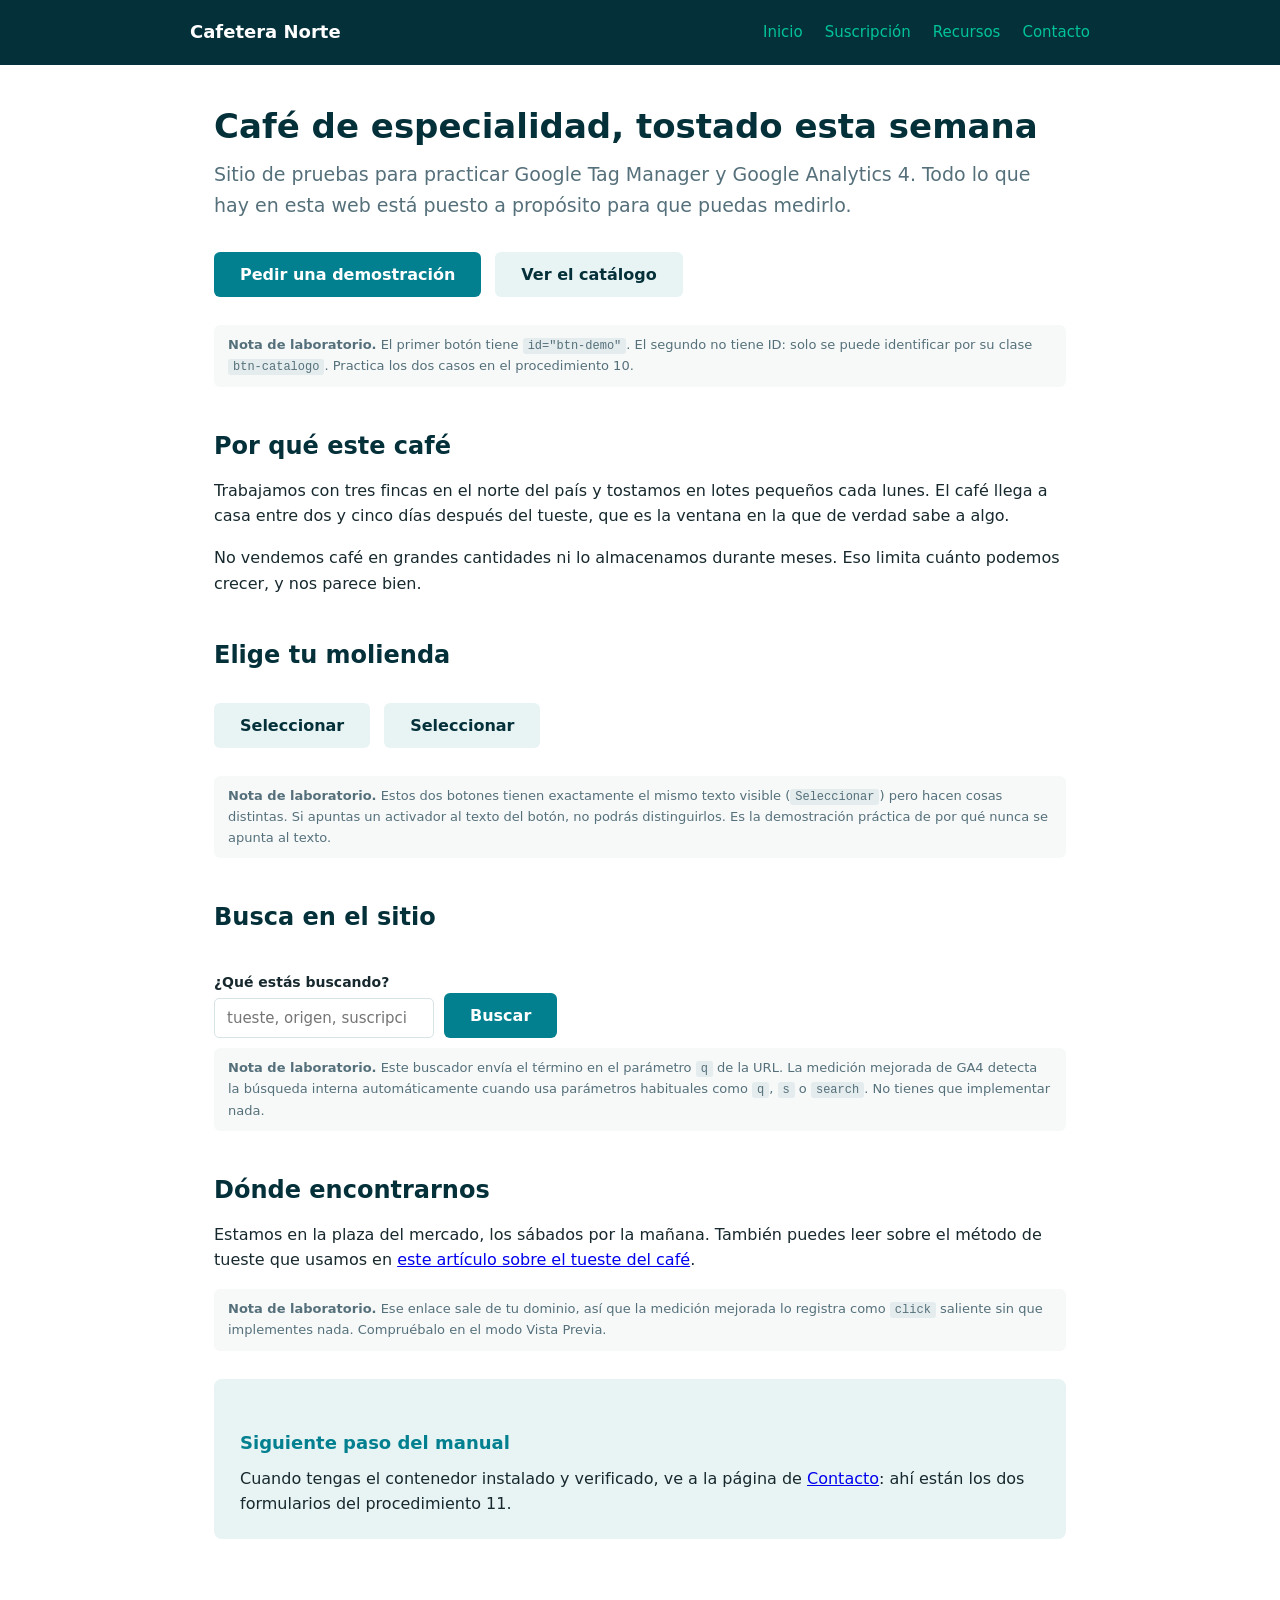
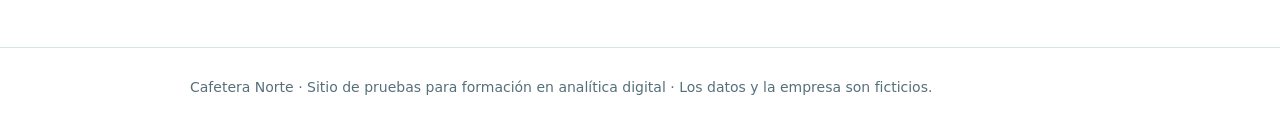
<file: index.html>
<!DOCTYPE html>
<html lang="es">
<head>
<meta charset="utf-8">
<meta name="viewport" content="width=device-width, initial-scale=1">
<title>Cafetera Norte · Inicio</title>
<link rel="stylesheet" href="styles.css">

<!-- Google Tag Manager -->
<script>(function(w,d,s,l,i){w[l]=w[l]||[];w[l].push({'gtm.start':
new Date().getTime(),event:'gtm.js'});var f=d.getElementsByTagName(s)[0],
j=d.createElement(s),dl=l!='dataLayer'?'&l='+l:'';j.async=true;j.src=
'https://www.googletagmanager.com/gtm.js?id='+i+dl;f.parentNode.insertBefore(j,f);
})(window,document,'script','dataLayer','GTM-TGZFRWVF');</script>
<!-- End Google Tag Manager -->

</head>
<body>

<!-- Google Tag Manager (noscript) -->
<noscript><iframe src="https://www.googletagmanager.com/ns.html?id=GTM-TGZFRWVF"
height="0" width="0" style="display:none;visibility:hidden"></iframe></noscript>
<!-- End Google Tag Manager (noscript) -->

<header>
  <nav>
    <a class="logo" href="index.html">Cafetera Norte</a>
    <a href="index.html">Inicio</a>
    <a href="servicio.html">Suscripción</a>
    <a href="recursos.html">Recursos</a>
    <a href="contacto.html">Contacto</a>
  </nav>
</header>

<main>
  <h1>Café de especialidad, tostado esta semana</h1>
  <p class="lead">Sitio de pruebas para practicar Google Tag Manager y Google Analytics 4. Todo lo que hay en esta web está puesto a propósito para que puedas medirlo.</p>

  <div class="acciones">
    <!-- BOTÓN 1: tiene ID propio. Es el que debes usar para apuntar por ID. -->
    <button id="btn-demo" class="btn btn-primario">Pedir una demostración</button>

    <!-- BOTÓN 2: NO tiene ID. Solo se puede apuntar por clase. -->
    <button class="btn btn-secundario btn-catalogo">Ver el catálogo</button>
  </div>

  <p class="nota-lab">
    <strong>Nota de laboratorio.</strong> El primer botón tiene <code>id="btn-demo"</code>.
    El segundo no tiene ID: solo se puede identificar por su clase <code>btn-catalogo</code>.
    Practica los dos casos en el procedimiento 10.
  </p>

  <h2>Por qué este café</h2>
  <p>Trabajamos con tres fincas en el norte del país y tostamos en lotes pequeños cada lunes. El café llega a casa entre dos y cinco días después del tueste, que es la ventana en la que de verdad sabe a algo.</p>
  <p>No vendemos café en grandes cantidades ni lo almacenamos durante meses. Eso limita cuánto podemos crecer, y nos parece bien.</p>

  <h2>Elige tu molienda</h2>
  <div class="acciones">
    <!-- BOTONES 3 y 4: MISMO TEXTO, distinto propósito. -->
    <button class="btn btn-secundario" data-molienda="espresso">Seleccionar</button>
    <button class="btn btn-secundario" data-molienda="filtro">Seleccionar</button>
  </div>

  <p class="nota-lab">
    <strong>Nota de laboratorio.</strong> Estos dos botones tienen exactamente el mismo texto visible
    (<code>Seleccionar</code>) pero hacen cosas distintas. Si apuntas un activador al texto del botón,
    no podrás distinguirlos. Es la demostración práctica de por qué nunca se apunta al texto.
  </p>

  <h2>Busca en el sitio</h2>
  <form action="recursos.html" method="get" class="buscador">
    <div>
      <label for="q">¿Qué estás buscando?</label>
      <input type="search" id="q" name="q" placeholder="tueste, origen, suscripción...">
    </div>
    <button type="submit" class="btn btn-primario">Buscar</button>
  </form>

  <p class="nota-lab">
    <strong>Nota de laboratorio.</strong> Este buscador envía el término en el parámetro <code>q</code>
    de la URL. La medición mejorada de GA4 detecta la búsqueda interna automáticamente cuando usa
    parámetros habituales como <code>q</code>, <code>s</code> o <code>search</code>. No tienes que implementar nada.
  </p>

  <h2>Dónde encontrarnos</h2>
  <p>Estamos en la plaza del mercado, los sábados por la mañana. También puedes leer sobre el método de tueste que usamos en
    <!-- ENLACE EXTERNO: sale del dominio. La medición mejorada lo captura como clic saliente. -->
    <a href="https://es.wikipedia.org/wiki/Tueste_del_caf%C3%A9" target="_blank" rel="noopener" id="enlace-externo-wikipedia">este artículo sobre el tueste del café</a>.
  </p>

  <p class="nota-lab">
    <strong>Nota de laboratorio.</strong> Ese enlace sale de tu dominio, así que la medición mejorada
    lo registra como <code>click</code> saliente sin que implementes nada. Compruébalo en el modo Vista Previa.
  </p>

  <div class="caja">
    <h3>Siguiente paso del manual</h3>
    <p style="margin:0">Cuando tengas el contenedor instalado y verificado, ve a la página de <a href="contacto.html">Contacto</a>: ahí están los dos formularios del procedimiento 11.</p>
  </div>
</main>

<footer>
  <div>Cafetera Norte · Sitio de pruebas para formación en analítica digital · Los datos y la empresa son ficticios.</div>
</footer>

</body>
</html>
</file>
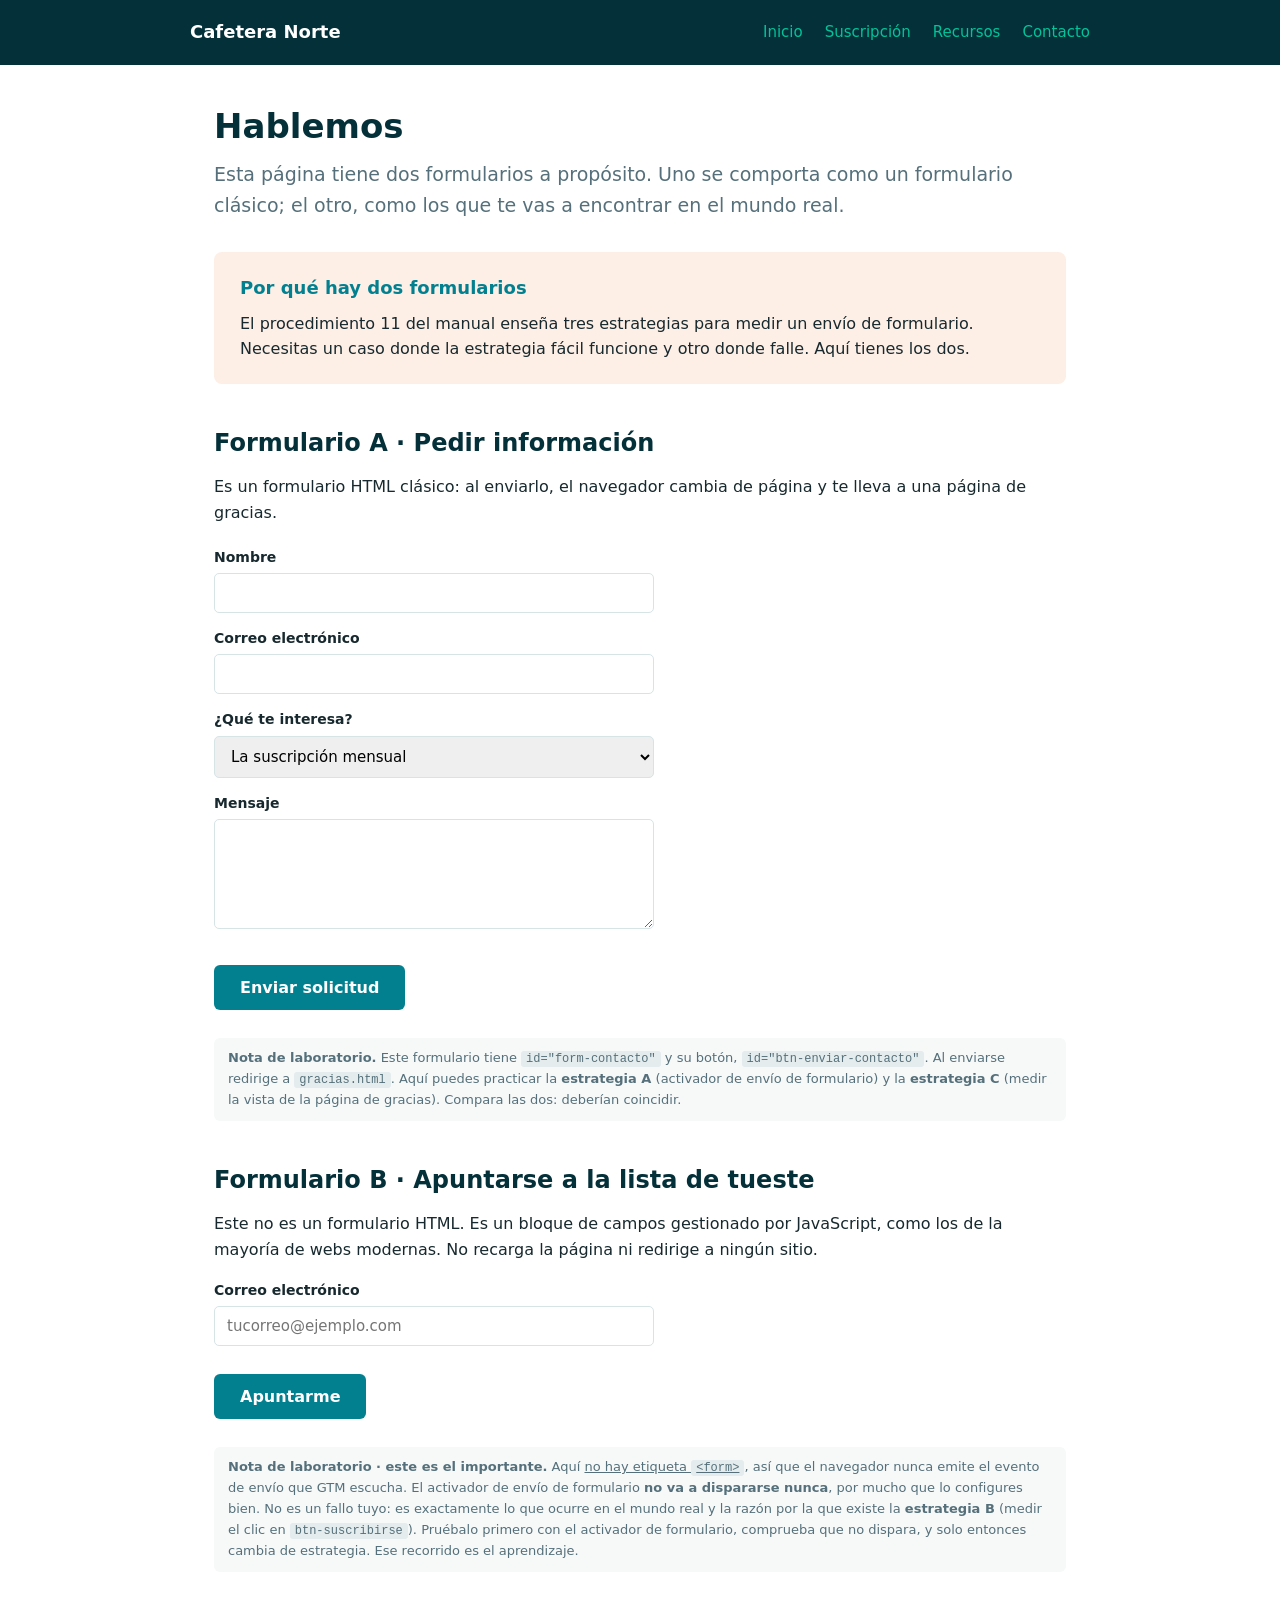
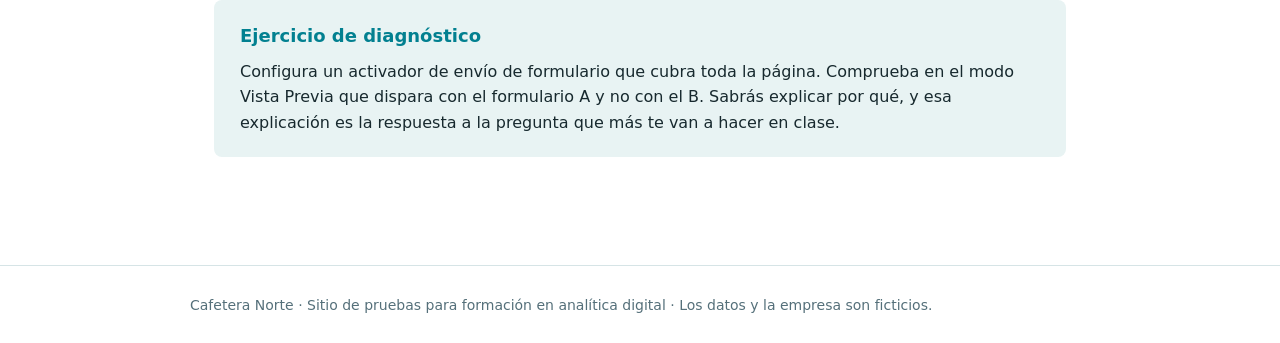
<file: contacto.html>
<!DOCTYPE html>
<html lang="es">
<head>
<meta charset="utf-8">
<meta name="viewport" content="width=device-width, initial-scale=1">
<title>Cafetera Norte · Contacto</title>
<link rel="stylesheet" href="styles.css">

<!-- Google Tag Manager -->
<script>(function(w,d,s,l,i){w[l]=w[l]||[];w[l].push({'gtm.start':
new Date().getTime(),event:'gtm.js'});var f=d.getElementsByTagName(s)[0],
j=d.createElement(s),dl=l!='dataLayer'?'&l='+l:'';j.async=true;j.src=
'https://www.googletagmanager.com/gtm.js?id='+i+dl;f.parentNode.insertBefore(j,f);
})(window,document,'script','dataLayer','GTM-TGZFRWVF');</script>
<!-- End Google Tag Manager -->

</head>
<body>

<!-- Google Tag Manager (noscript) -->
<noscript><iframe src="https://www.googletagmanager.com/ns.html?id=GTM-TGZFRWVF"
height="0" width="0" style="display:none;visibility:hidden"></iframe></noscript>
<!-- End Google Tag Manager (noscript) -->

<header>
  <nav>
    <a class="logo" href="index.html">Cafetera Norte</a>
    <a href="index.html">Inicio</a>
    <a href="servicio.html">Suscripción</a>
    <a href="recursos.html">Recursos</a>
    <a href="contacto.html">Contacto</a>
  </nav>
</header>

<main>
  <h1>Hablemos</h1>
  <p class="lead">Esta página tiene dos formularios a propósito. Uno se comporta como un formulario clásico; el otro, como los que te vas a encontrar en el mundo real.</p>

  <div class="caja-aviso">
    <h3 style="margin-top:0">Por qué hay dos formularios</h3>
    <p style="margin-bottom:0">El procedimiento 11 del manual enseña tres estrategias para medir un envío de formulario. Necesitas un caso donde la estrategia fácil funcione y otro donde falle. Aquí tienes los dos.</p>
  </div>

  <h2>Formulario A · Pedir información</h2>
  <p>Es un formulario HTML clásico: al enviarlo, el navegador cambia de página y te lleva a una página de gracias.</p>

  <!-- Los campos no llevan atributo name a propósito: con method="get" sus valores irían en la URL
       de gracias.html y GA4 recibiría nombre y correo en page_location (datos personales). -->
  <form id="form-contacto" action="gracias.html" method="get">
    <label for="nombre">Nombre</label>
    <input type="text" id="nombre" required>

    <label for="email">Correo electrónico</label>
    <input type="email" id="email" required>

    <label for="interes">¿Qué te interesa?</label>
    <select id="interes">
      <option value="suscripcion">La suscripción mensual</option>
      <option value="puntual">Una compra puntual</option>
      <option value="mayorista">Venta a hostelería</option>
    </select>

    <label for="mensaje">Mensaje</label>
    <textarea id="mensaje"></textarea>

    <div class="acciones">
      <button type="submit" id="btn-enviar-contacto" class="btn btn-primario">Enviar solicitud</button>
    </div>
  </form>

  <p class="nota-lab">
    <strong>Nota de laboratorio.</strong> Este formulario tiene <code>id="form-contacto"</code> y su botón,
    <code>id="btn-enviar-contacto"</code>. Al enviarse redirige a <code>gracias.html</code>.
    Aquí puedes practicar la <strong>estrategia A</strong> (activador de envío de formulario) y la
    <strong>estrategia C</strong> (medir la vista de la página de gracias). Compara las dos: deberían coincidir.
  </p>

  <h2>Formulario B · Apuntarse a la lista de tueste</h2>
  <p>Este no es un formulario HTML. Es un bloque de campos gestionado por JavaScript, como los de la mayoría de webs modernas. No recarga la página ni redirige a ningún sitio.</p>

  <div id="bloque-newsletter">
    <label for="email-newsletter">Correo electrónico</label>
    <input type="email" id="email-newsletter" name="email_newsletter" placeholder="tucorreo@ejemplo.com">

    <div class="acciones">
      <button type="button" id="btn-suscribirse" class="btn btn-primario">Apuntarme</button>
    </div>
  </div>

  <div id="mensaje-newsletter" style="display:none" class="exito">
    Listo. Te avisaremos cada lunes con el tueste de la semana.
  </div>

  <p class="nota-lab">
    <strong>Nota de laboratorio · este es el importante.</strong> Aquí <u>no hay etiqueta <code>&lt;form&gt;</code></u>,
    así que el navegador nunca emite el evento de envío que GTM escucha. El activador de envío de formulario
    <strong>no va a dispararse nunca</strong>, por mucho que lo configures bien.
    No es un fallo tuyo: es exactamente lo que ocurre en el mundo real y la razón por la que existe la
    <strong>estrategia B</strong> (medir el clic en <code>btn-suscribirse</code>).
    Pruébalo primero con el activador de formulario, comprueba que no dispara, y solo entonces cambia de estrategia.
    Ese recorrido es el aprendizaje.
  </p>

  <div class="caja">
    <h3 style="margin-top:0">Ejercicio de diagnóstico</h3>
    <p style="margin-bottom:0">Configura un activador de envío de formulario que cubra toda la página. Comprueba en el modo Vista Previa que dispara con el formulario A y no con el B. Sabrás explicar por qué, y esa explicación es la respuesta a la pregunta que más te van a hacer en clase.</p>
  </div>
</main>

<footer>
  <div>Cafetera Norte · Sitio de pruebas para formación en analítica digital · Los datos y la empresa son ficticios.</div>
</footer>

<script>
  // Formulario B: gestionado por JavaScript, sin etiqueta <form> y sin redirección.
  // Reproduce a propósito el caso en que el activador de envío de formulario de GTM no funciona.
  document.getElementById('btn-suscribirse').addEventListener('click', function () {
    var campo = document.getElementById('email-newsletter');
    if (!campo.value || campo.value.indexOf('@') === -1) {
      alert('Escribe un correo válido para continuar.');
      return;
    }
    document.getElementById('bloque-newsletter').style.display = 'none';
    document.getElementById('mensaje-newsletter').style.display = 'block';
  });
</script>

</body>
</html>
</file>
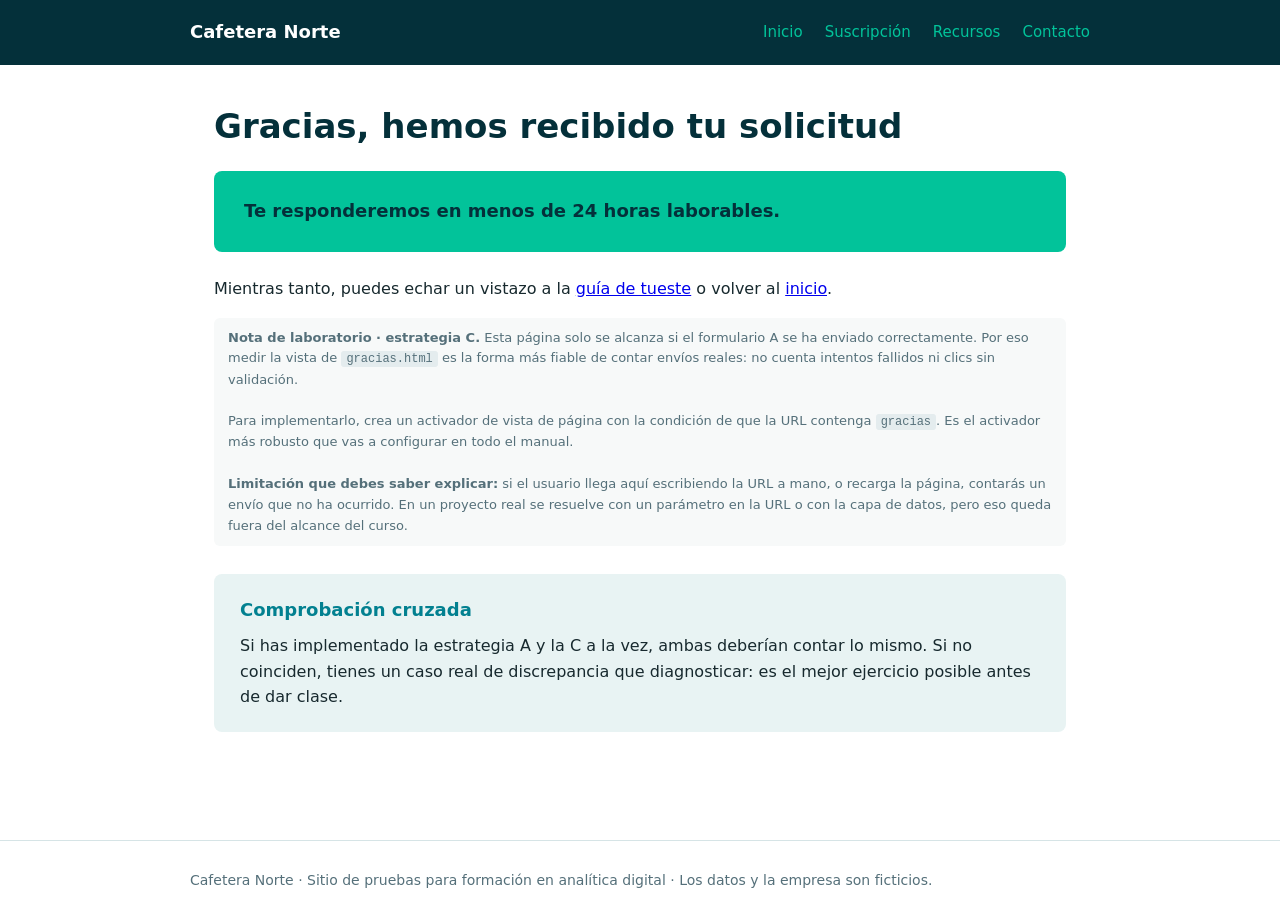
<file: gracias.html>
<!DOCTYPE html>
<html lang="es">
<head>
<meta charset="utf-8">
<meta name="viewport" content="width=device-width, initial-scale=1">
<title>Cafetera Norte · Gracias</title>
<link rel="stylesheet" href="styles.css">

<!-- Google Tag Manager -->
<script>(function(w,d,s,l,i){w[l]=w[l]||[];w[l].push({'gtm.start':
new Date().getTime(),event:'gtm.js'});var f=d.getElementsByTagName(s)[0],
j=d.createElement(s),dl=l!='dataLayer'?'&l='+l:'';j.async=true;j.src=
'https://www.googletagmanager.com/gtm.js?id='+i+dl;f.parentNode.insertBefore(j,f);
})(window,document,'script','dataLayer','GTM-TGZFRWVF');</script>
<!-- End Google Tag Manager -->

</head>
<body>

<!-- Google Tag Manager (noscript) -->
<noscript><iframe src="https://www.googletagmanager.com/ns.html?id=GTM-TGZFRWVF"
height="0" width="0" style="display:none;visibility:hidden"></iframe></noscript>
<!-- End Google Tag Manager (noscript) -->

<header>
  <nav>
    <a class="logo" href="index.html">Cafetera Norte</a>
    <a href="index.html">Inicio</a>
    <a href="servicio.html">Suscripción</a>
    <a href="recursos.html">Recursos</a>
    <a href="contacto.html">Contacto</a>
  </nav>
</header>

<main>
  <h1>Gracias, hemos recibido tu solicitud</h1>

  <div class="exito">Te responderemos en menos de 24 horas laborables.</div>

  <p>Mientras tanto, puedes echar un vistazo a la <a href="recursos.html">guía de tueste</a> o volver al <a href="index.html">inicio</a>.</p>

  <p class="nota-lab">
    <strong>Nota de laboratorio · estrategia C.</strong> Esta página solo se alcanza si el formulario A
    se ha enviado correctamente. Por eso medir la vista de <code>gracias.html</code> es la forma más fiable
    de contar envíos reales: no cuenta intentos fallidos ni clics sin validación.
    <br><br>
    Para implementarlo, crea un activador de vista de página con la condición de que la URL contenga
    <code>gracias</code>. Es el activador más robusto que vas a configurar en todo el manual.
    <br><br>
    <strong>Limitación que debes saber explicar:</strong> si el usuario llega aquí escribiendo la URL a mano,
    o recarga la página, contarás un envío que no ha ocurrido. En un proyecto real se resuelve con un
    parámetro en la URL o con la capa de datos, pero eso queda fuera del alcance del curso.
  </p>

  <div class="caja">
    <h3 style="margin-top:0">Comprobación cruzada</h3>
    <p style="margin-bottom:0">Si has implementado la estrategia A y la C a la vez, ambas deberían contar lo mismo. Si no coinciden, tienes un caso real de discrepancia que diagnosticar: es el mejor ejercicio posible antes de dar clase.</p>
  </div>
</main>

<footer>
  <div>Cafetera Norte · Sitio de pruebas para formación en analítica digital · Los datos y la empresa son ficticios.</div>
</footer>

</body>
</html>
</file>
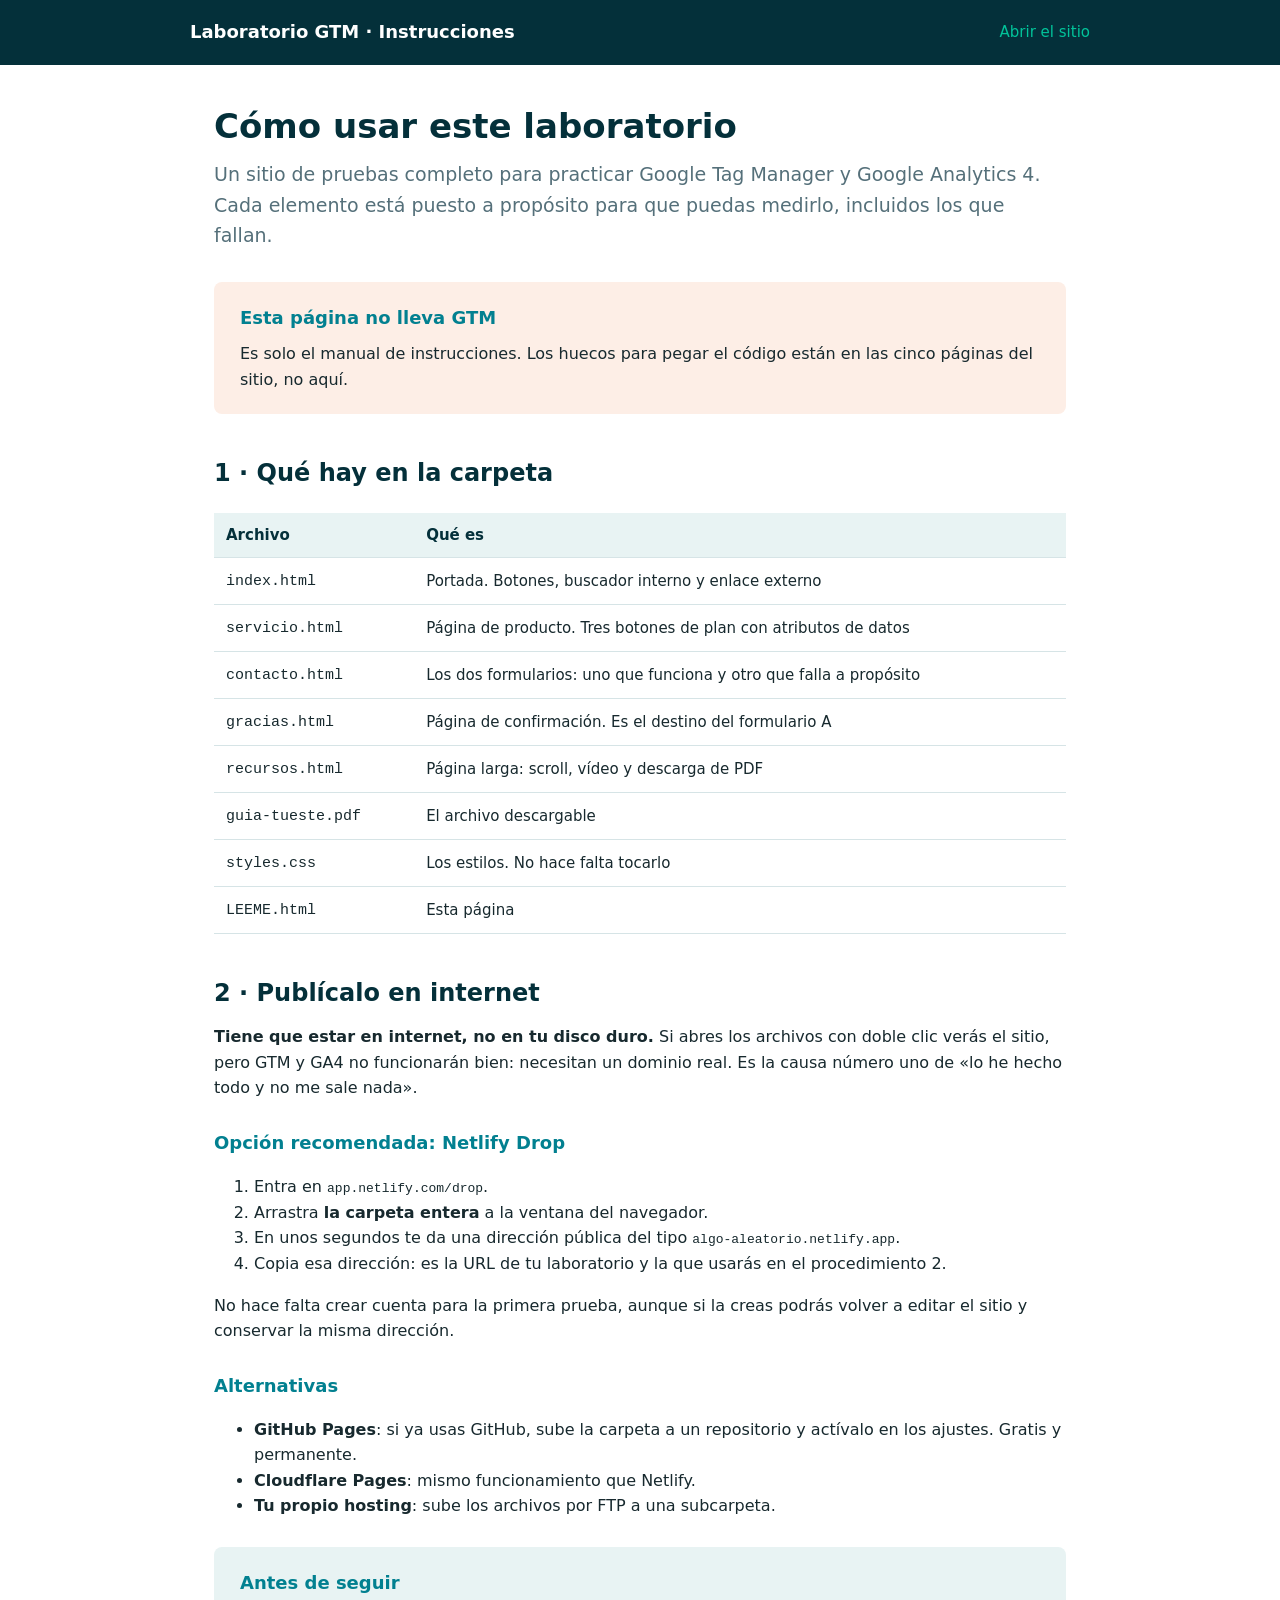
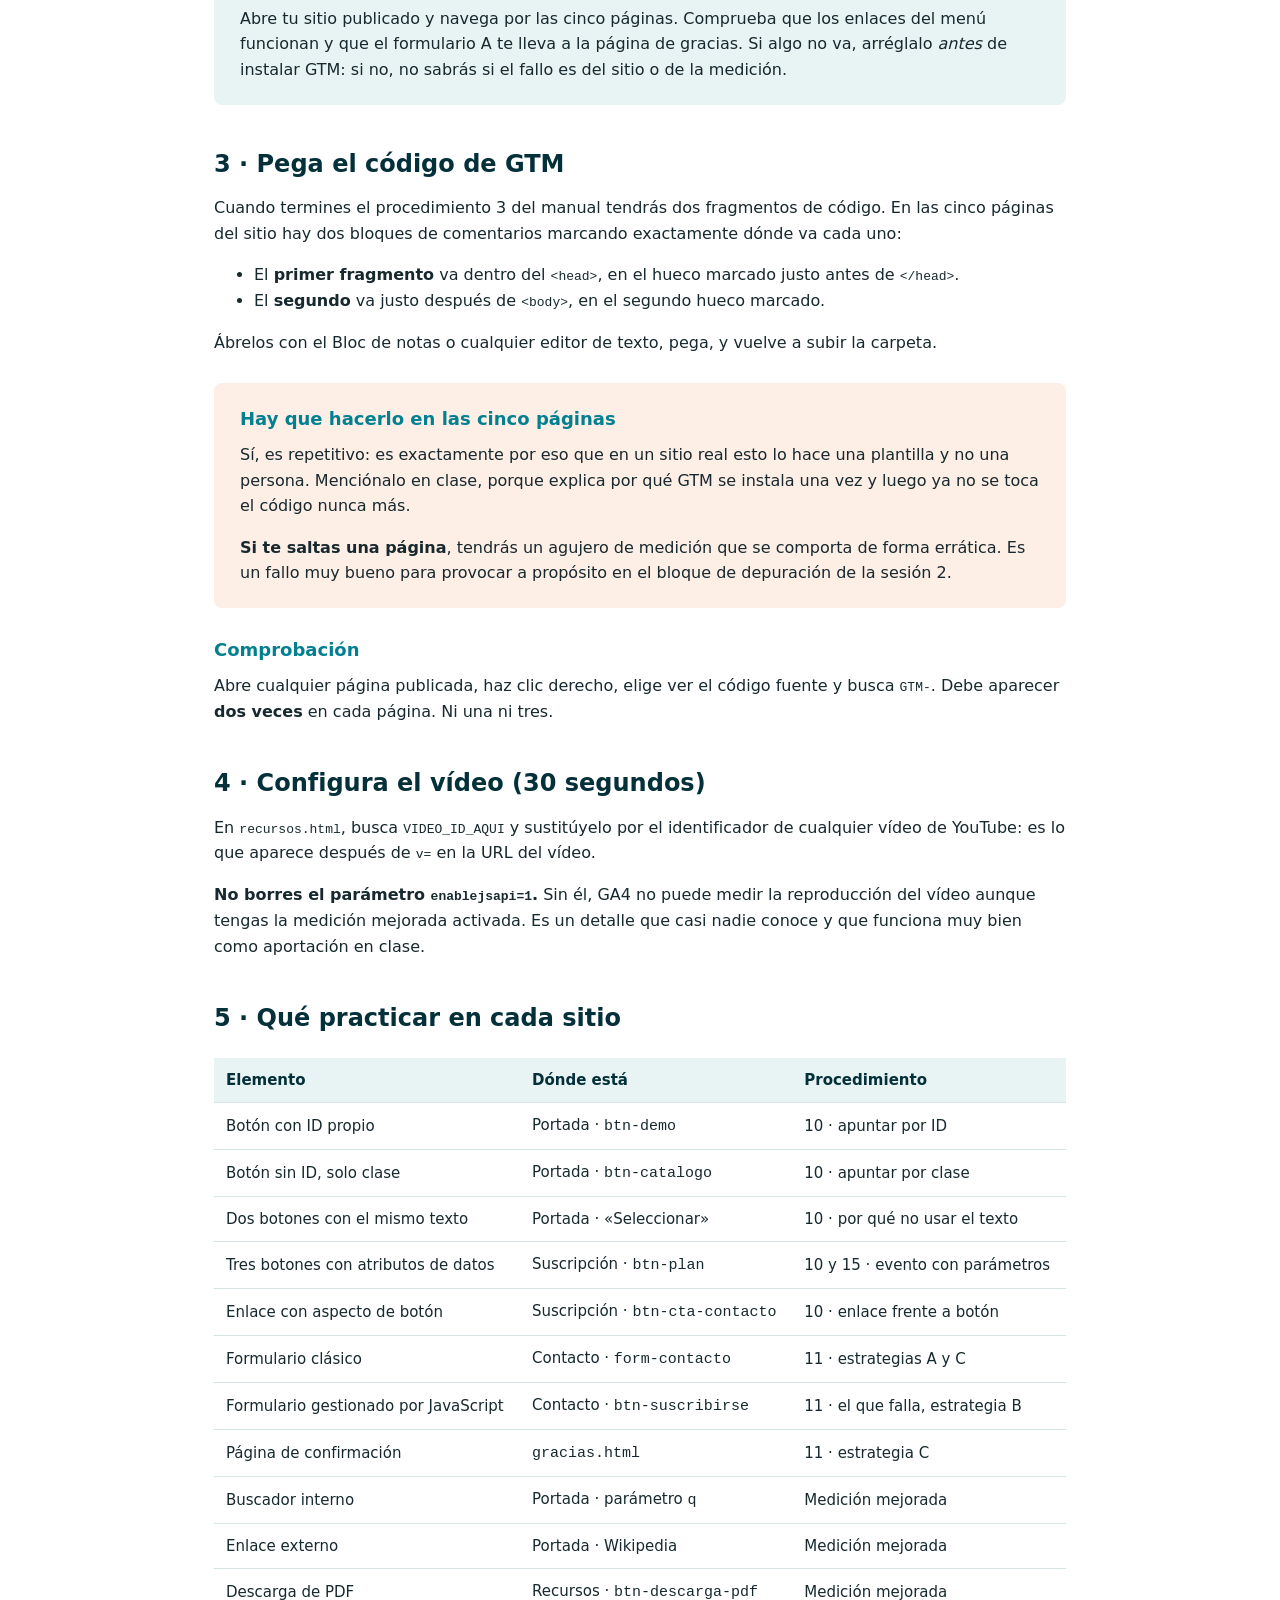
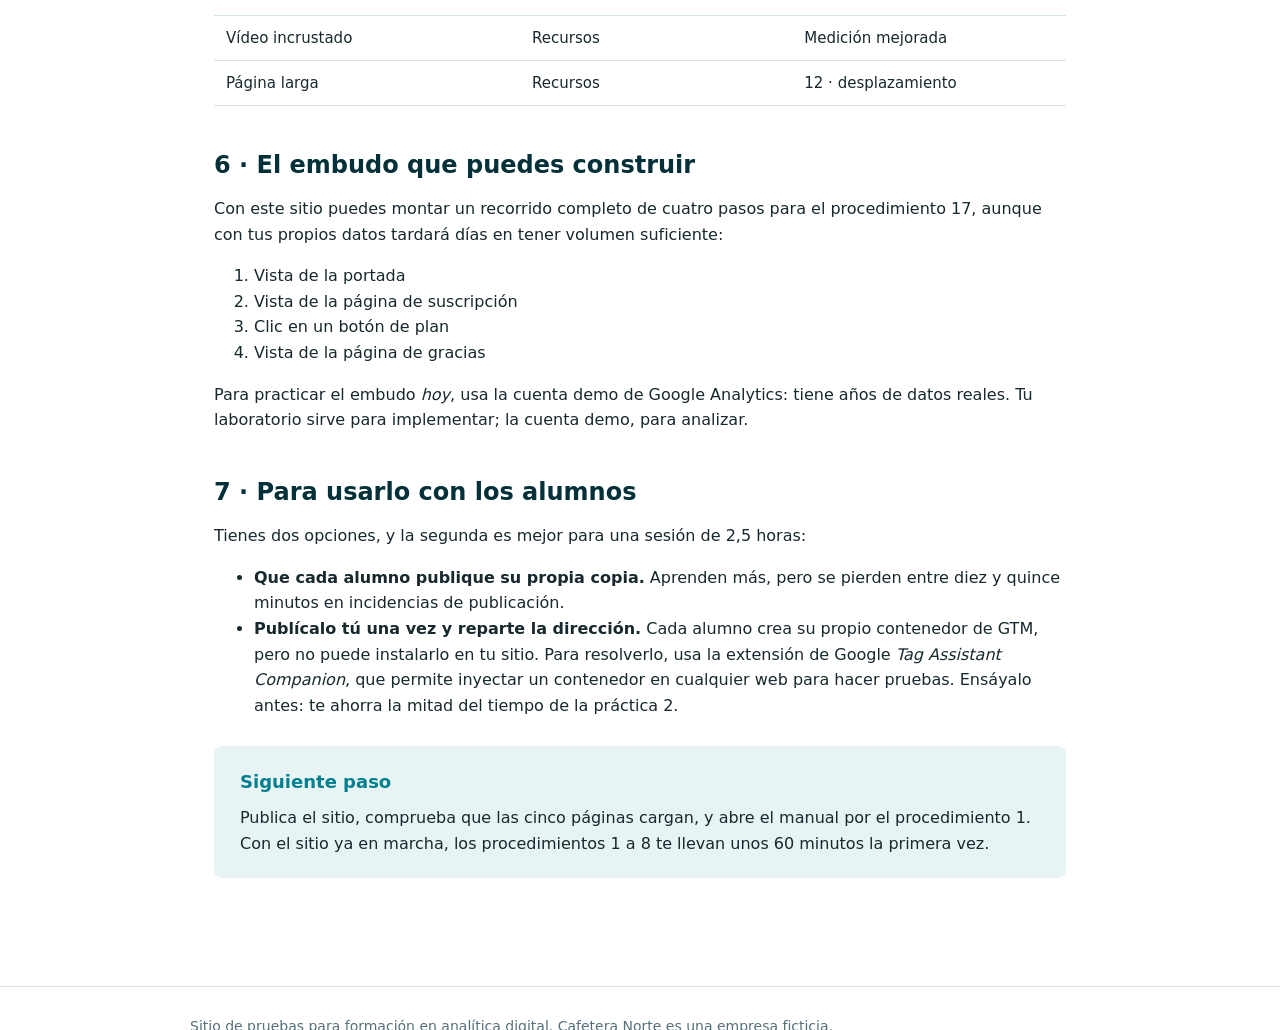
<file: LEEME.html>
<!DOCTYPE html>
<html lang="es">
<head>
<meta charset="utf-8">
<meta name="viewport" content="width=device-width, initial-scale=1">
<title>Cómo usar este laboratorio</title>
<link rel="stylesheet" href="styles.css">
</head>
<body>

<header>
  <nav>
    <a class="logo" href="LEEME.html">Laboratorio GTM · Instrucciones</a>
    <a href="index.html">Abrir el sitio</a>
  </nav>
</header>

<main>
  <h1>Cómo usar este laboratorio</h1>
  <p class="lead">Un sitio de pruebas completo para practicar Google Tag Manager y Google Analytics 4. Cada elemento está puesto a propósito para que puedas medirlo, incluidos los que fallan.</p>

  <div class="caja-aviso">
    <h3 style="margin-top:0">Esta página no lleva GTM</h3>
    <p style="margin-bottom:0">Es solo el manual de instrucciones. Los huecos para pegar el código están en las cinco páginas del sitio, no aquí.</p>
  </div>

  <h2>1 · Qué hay en la carpeta</h2>
  <table>
    <thead><tr><th>Archivo</th><th>Qué es</th></tr></thead>
    <tbody>
      <tr><td><code>index.html</code></td><td>Portada. Botones, buscador interno y enlace externo</td></tr>
      <tr><td><code>servicio.html</code></td><td>Página de producto. Tres botones de plan con atributos de datos</td></tr>
      <tr><td><code>contacto.html</code></td><td>Los dos formularios: uno que funciona y otro que falla a propósito</td></tr>
      <tr><td><code>gracias.html</code></td><td>Página de confirmación. Es el destino del formulario A</td></tr>
      <tr><td><code>recursos.html</code></td><td>Página larga: scroll, vídeo y descarga de PDF</td></tr>
      <tr><td><code>guia-tueste.pdf</code></td><td>El archivo descargable</td></tr>
      <tr><td><code>styles.css</code></td><td>Los estilos. No hace falta tocarlo</td></tr>
      <tr><td><code>LEEME.html</code></td><td>Esta página</td></tr>
    </tbody>
  </table>

  <h2>2 · Publícalo en internet</h2>
  <p><strong>Tiene que estar en internet, no en tu disco duro.</strong> Si abres los archivos con doble clic verás el sitio, pero GTM y GA4 no funcionarán bien: necesitan un dominio real. Es la causa número uno de «lo he hecho todo y no me sale nada».</p>

  <h3>Opción recomendada: Netlify Drop</h3>
  <ol>
    <li>Entra en <code>app.netlify.com/drop</code>.</li>
    <li>Arrastra <strong>la carpeta entera</strong> a la ventana del navegador.</li>
    <li>En unos segundos te da una dirección pública del tipo <code>algo-aleatorio.netlify.app</code>.</li>
    <li>Copia esa dirección: es la URL de tu laboratorio y la que usarás en el procedimiento 2.</li>
  </ol>
  <p>No hace falta crear cuenta para la primera prueba, aunque si la creas podrás volver a editar el sitio y conservar la misma dirección.</p>

  <h3>Alternativas</h3>
  <ul>
    <li><strong>GitHub Pages</strong>: si ya usas GitHub, sube la carpeta a un repositorio y actívalo en los ajustes. Gratis y permanente.</li>
    <li><strong>Cloudflare Pages</strong>: mismo funcionamiento que Netlify.</li>
    <li><strong>Tu propio hosting</strong>: sube los archivos por FTP a una subcarpeta.</li>
  </ul>

  <div class="caja">
    <h3 style="margin-top:0">Antes de seguir</h3>
    <p style="margin-bottom:0">Abre tu sitio publicado y navega por las cinco páginas. Comprueba que los enlaces del menú funcionan y que el formulario A te lleva a la página de gracias. Si algo no va, arréglalo <em>antes</em> de instalar GTM: si no, no sabrás si el fallo es del sitio o de la medición.</p>
  </div>

  <h2>3 · Pega el código de GTM</h2>
  <p>Cuando termines el procedimiento 3 del manual tendrás dos fragmentos de código. En las cinco páginas del sitio hay dos bloques de comentarios marcando exactamente dónde va cada uno:</p>
  <ul>
    <li>El <strong>primer fragmento</strong> va dentro del <code>&lt;head&gt;</code>, en el hueco marcado justo antes de <code>&lt;/head&gt;</code>.</li>
    <li>El <strong>segundo</strong> va justo después de <code>&lt;body&gt;</code>, en el segundo hueco marcado.</li>
  </ul>
  <p>Ábrelos con el Bloc de notas o cualquier editor de texto, pega, y vuelve a subir la carpeta.</p>

  <div class="caja-aviso">
    <h3 style="margin-top:0">Hay que hacerlo en las cinco páginas</h3>
    <p>Sí, es repetitivo: es exactamente por eso que en un sitio real esto lo hace una plantilla y no una persona. Menciónalo en clase, porque explica por qué GTM se instala una vez y luego ya no se toca el código nunca más.</p>
    <p style="margin-bottom:0"><strong>Si te saltas una página</strong>, tendrás un agujero de medición que se comporta de forma errática. Es un fallo muy bueno para provocar a propósito en el bloque de depuración de la sesión 2.</p>
  </div>

  <h3>Comprobación</h3>
  <p>Abre cualquier página publicada, haz clic derecho, elige ver el código fuente y busca <code>GTM-</code>. Debe aparecer <strong>dos veces</strong> en cada página. Ni una ni tres.</p>

  <h2>4 · Configura el vídeo (30 segundos)</h2>
  <p>En <code>recursos.html</code>, busca <code>VIDEO_ID_AQUI</code> y sustitúyelo por el identificador de cualquier vídeo de YouTube: es lo que aparece después de <code>v=</code> en la URL del vídeo.</p>
  <p><strong>No borres el parámetro <code>enablejsapi=1</code>.</strong> Sin él, GA4 no puede medir la reproducción del vídeo aunque tengas la medición mejorada activada. Es un detalle que casi nadie conoce y que funciona muy bien como aportación en clase.</p>

  <h2>5 · Qué practicar en cada sitio</h2>
  <table>
    <thead><tr><th>Elemento</th><th>Dónde está</th><th>Procedimiento</th></tr></thead>
    <tbody>
      <tr><td>Botón con ID propio</td><td>Portada · <code>btn-demo</code></td><td>10 · apuntar por ID</td></tr>
      <tr><td>Botón sin ID, solo clase</td><td>Portada · <code>btn-catalogo</code></td><td>10 · apuntar por clase</td></tr>
      <tr><td>Dos botones con el mismo texto</td><td>Portada · «Seleccionar»</td><td>10 · por qué no usar el texto</td></tr>
      <tr><td>Tres botones con atributos de datos</td><td>Suscripción · <code>btn-plan</code></td><td>10 y 15 · evento con parámetros</td></tr>
      <tr><td>Enlace con aspecto de botón</td><td>Suscripción · <code>btn-cta-contacto</code></td><td>10 · enlace frente a botón</td></tr>
      <tr><td>Formulario clásico</td><td>Contacto · <code>form-contacto</code></td><td>11 · estrategias A y C</td></tr>
      <tr><td>Formulario gestionado por JavaScript</td><td>Contacto · <code>btn-suscribirse</code></td><td>11 · el que falla, estrategia B</td></tr>
      <tr><td>Página de confirmación</td><td><code>gracias.html</code></td><td>11 · estrategia C</td></tr>
      <tr><td>Buscador interno</td><td>Portada · parámetro <code>q</code></td><td>Medición mejorada</td></tr>
      <tr><td>Enlace externo</td><td>Portada · Wikipedia</td><td>Medición mejorada</td></tr>
      <tr><td>Descarga de PDF</td><td>Recursos · <code>btn-descarga-pdf</code></td><td>Medición mejorada</td></tr>
      <tr><td>Vídeo incrustado</td><td>Recursos</td><td>Medición mejorada</td></tr>
      <tr><td>Página larga</td><td>Recursos</td><td>12 · desplazamiento</td></tr>
    </tbody>
  </table>

  <h2>6 · El embudo que puedes construir</h2>
  <p>Con este sitio puedes montar un recorrido completo de cuatro pasos para el procedimiento 17, aunque con tus propios datos tardará días en tener volumen suficiente:</p>
  <ol>
    <li>Vista de la portada</li>
    <li>Vista de la página de suscripción</li>
    <li>Clic en un botón de plan</li>
    <li>Vista de la página de gracias</li>
  </ol>
  <p>Para practicar el embudo <em>hoy</em>, usa la cuenta demo de Google Analytics: tiene años de datos reales. Tu laboratorio sirve para implementar; la cuenta demo, para analizar.</p>

  <h2>7 · Para usarlo con los alumnos</h2>
  <p>Tienes dos opciones, y la segunda es mejor para una sesión de 2,5 horas:</p>
  <ul>
    <li><strong>Que cada alumno publique su propia copia.</strong> Aprenden más, pero se pierden entre diez y quince minutos en incidencias de publicación.</li>
    <li><strong>Publícalo tú una vez y reparte la dirección.</strong> Cada alumno crea su propio contenedor de GTM, pero no puede instalarlo en tu sitio. Para resolverlo, usa la extensión de Google <em>Tag Assistant Companion</em>, que permite inyectar un contenedor en cualquier web para hacer pruebas. Ensáyalo antes: te ahorra la mitad del tiempo de la práctica 2.</li>
  </ul>

  <div class="caja">
    <h3 style="margin-top:0">Siguiente paso</h3>
    <p style="margin-bottom:0">Publica el sitio, comprueba que las cinco páginas cargan, y abre el manual por el procedimiento 1. Con el sitio ya en marcha, los procedimientos 1 a 8 te llevan unos 60 minutos la primera vez.</p>
  </div>
</main>

<footer>
  <div>Sitio de pruebas para formación en analítica digital. Cafetera Norte es una empresa ficticia.</div>
</footer>

</body>
</html>
</file>
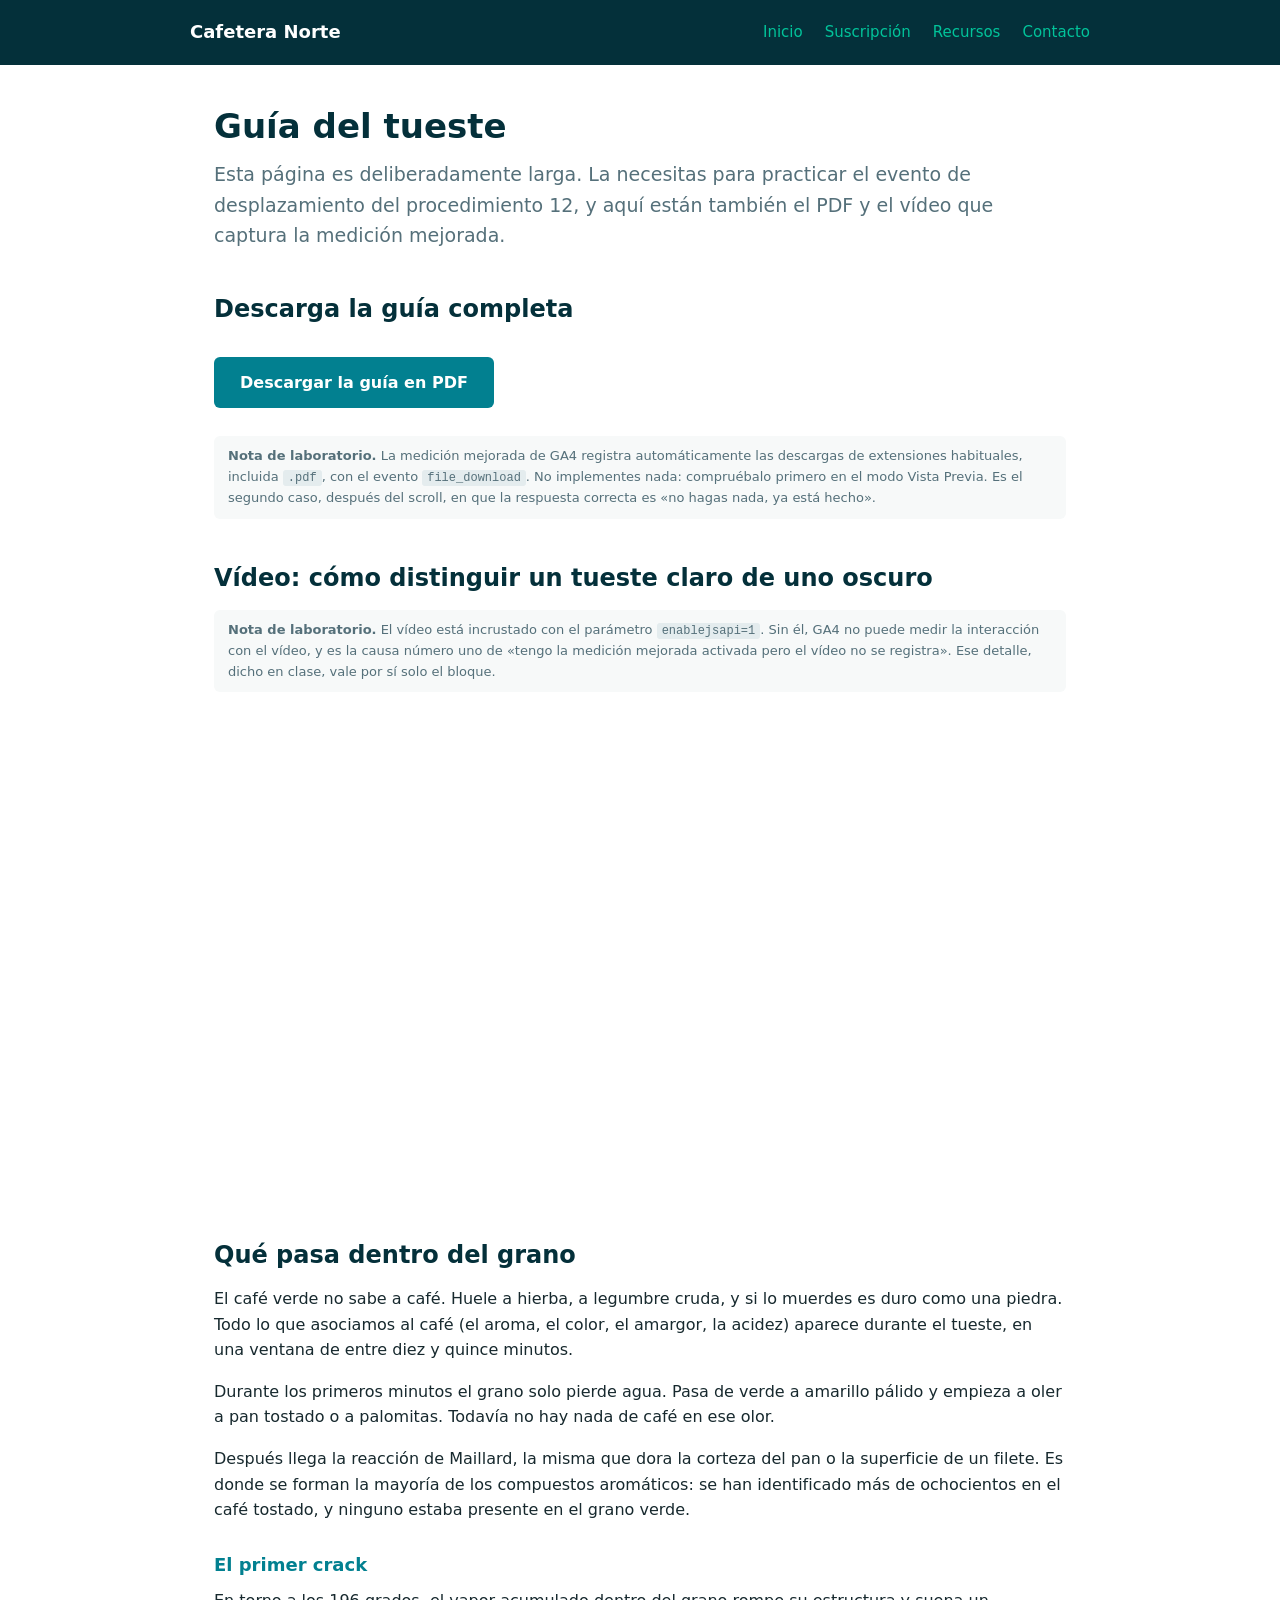
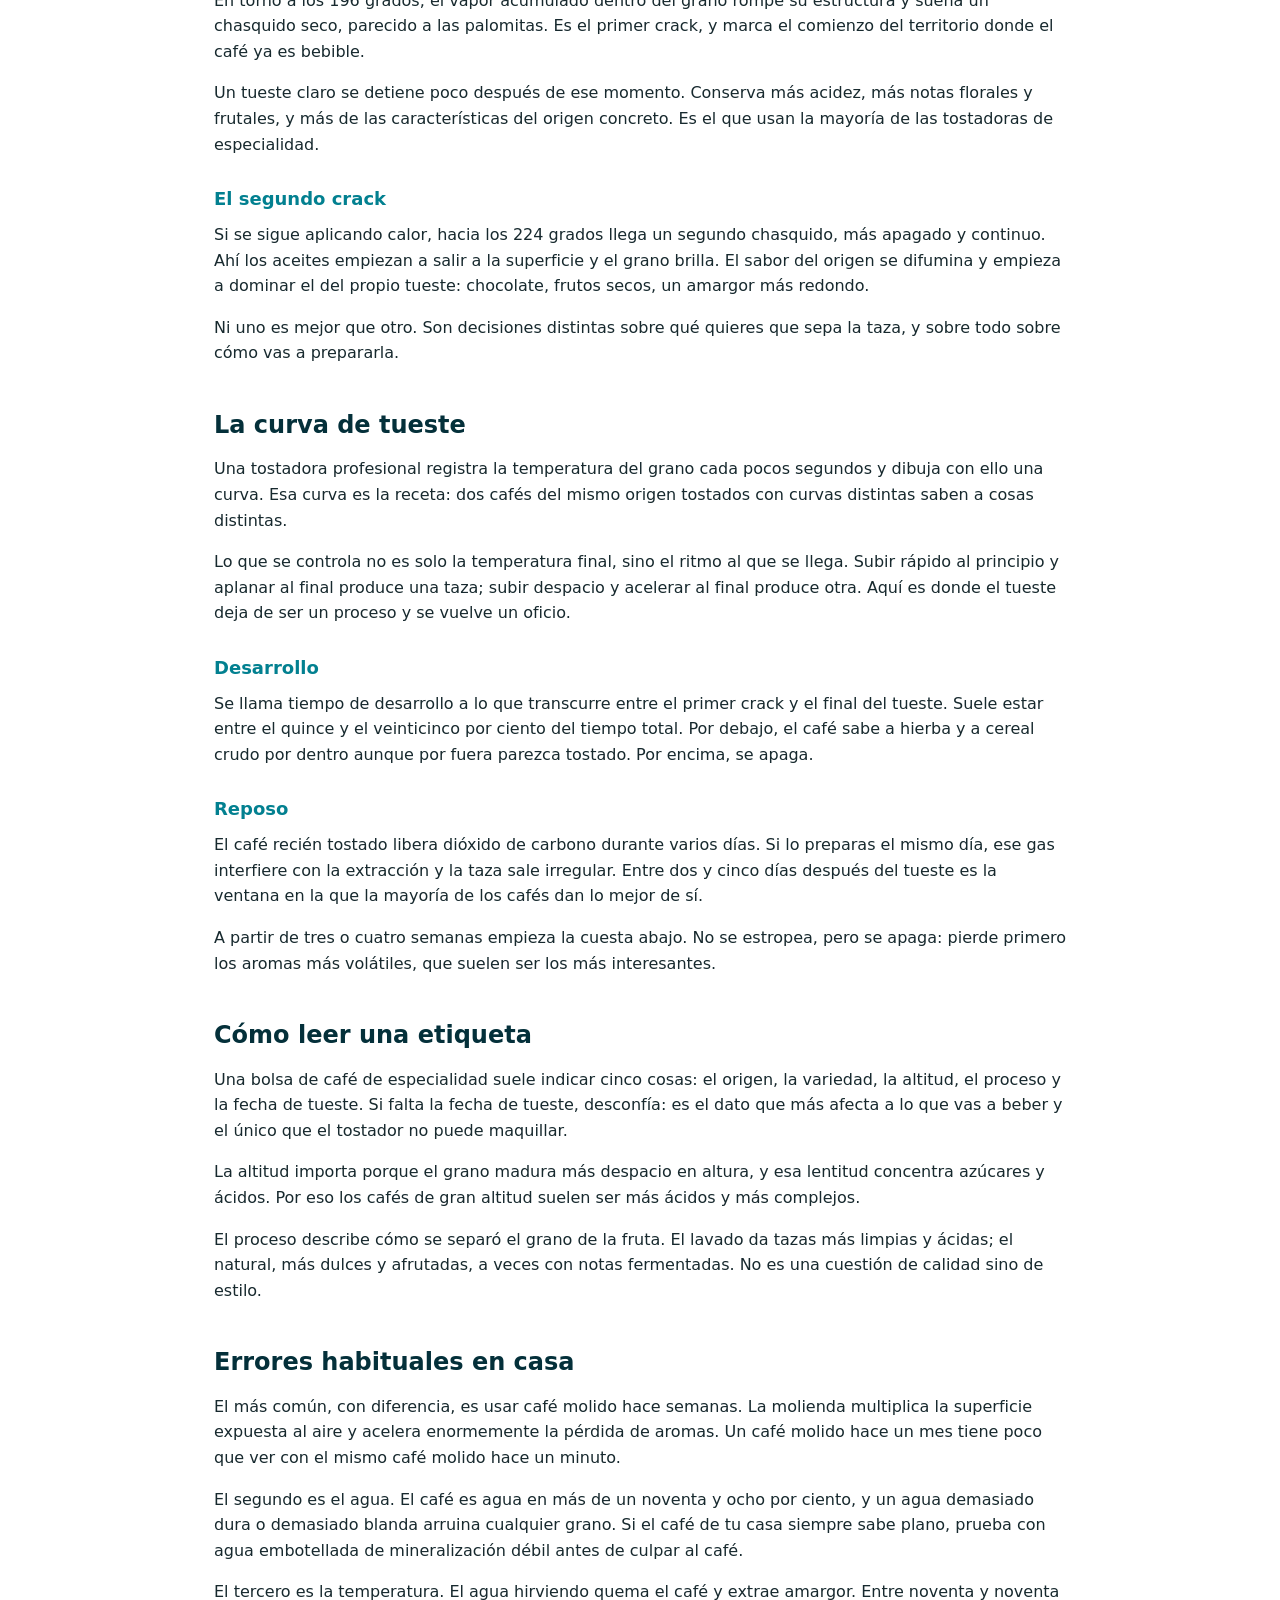
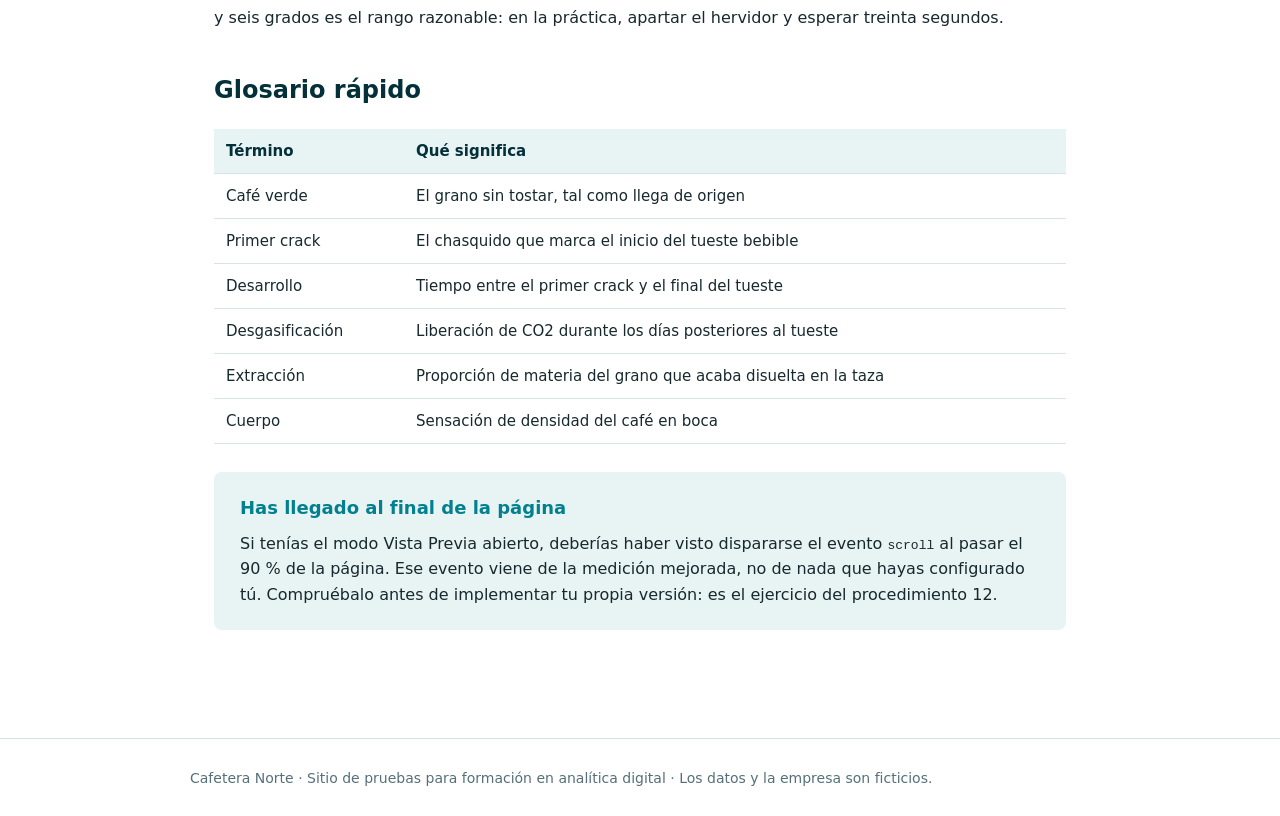
<file: recursos.html>
<!DOCTYPE html>
<html lang="es">
<head>
<meta charset="utf-8">
<meta name="viewport" content="width=device-width, initial-scale=1">
<title>Cafetera Norte · Recursos</title>
<link rel="stylesheet" href="styles.css">

<!-- Google Tag Manager -->
<script>(function(w,d,s,l,i){w[l]=w[l]||[];w[l].push({'gtm.start':
new Date().getTime(),event:'gtm.js'});var f=d.getElementsByTagName(s)[0],
j=d.createElement(s),dl=l!='dataLayer'?'&l='+l:'';j.async=true;j.src=
'https://www.googletagmanager.com/gtm.js?id='+i+dl;f.parentNode.insertBefore(j,f);
})(window,document,'script','dataLayer','GTM-TGZFRWVF');</script>
<!-- End Google Tag Manager -->

</head>
<body>

<!-- Google Tag Manager (noscript) -->
<noscript><iframe src="https://www.googletagmanager.com/ns.html?id=GTM-TGZFRWVF"
height="0" width="0" style="display:none;visibility:hidden"></iframe></noscript>
<!-- End Google Tag Manager (noscript) -->

<header>
  <nav>
    <a class="logo" href="index.html">Cafetera Norte</a>
    <a href="index.html">Inicio</a>
    <a href="servicio.html">Suscripción</a>
    <a href="recursos.html">Recursos</a>
    <a href="contacto.html">Contacto</a>
  </nav>
</header>

<main>
  <div id="resultado-busqueda" style="display:none" class="caja"></div>

  <h1>Guía del tueste</h1>
  <p class="lead">Esta página es deliberadamente larga. La necesitas para practicar el evento de desplazamiento del procedimiento 12, y aquí están también el PDF y el vídeo que captura la medición mejorada.</p>

  <h2>Descarga la guía completa</h2>
  <div class="acciones">
    <a href="guia-tueste.pdf" class="btn btn-primario" id="btn-descarga-pdf" download>Descargar la guía en PDF</a>
  </div>

  <p class="nota-lab">
    <strong>Nota de laboratorio.</strong> La medición mejorada de GA4 registra automáticamente las descargas
    de extensiones habituales, incluida <code>.pdf</code>, con el evento <code>file_download</code>.
    No implementes nada: compruébalo primero en el modo Vista Previa. Es el segundo caso, después del scroll,
    en que la respuesta correcta es «no hagas nada, ya está hecho».
  </p>

  <h2>Vídeo: cómo distinguir un tueste claro de uno oscuro</h2>

  <p class="nota-lab">
    <strong>Nota de laboratorio.</strong> El vídeo está incrustado con el parámetro <code>enablejsapi=1</code>.
    Sin él, GA4 no puede medir la interacción con el vídeo, y es la causa número uno de «tengo la medición mejorada
    activada pero el vídeo no se registra». Ese detalle, dicho en clase, vale por sí solo el bloque.
  </p>

  <div class="video-wrap">
    <iframe src="https://www.youtube.com/embed/HTbhYHJjias?enablejsapi=1"
            title="Vídeo de prueba"
            allow="accelerometer; clipboard-write; encrypted-media; gyroscope; picture-in-picture"
            allowfullscreen></iframe>
  </div>

  <h2>Qué pasa dentro del grano</h2>
  <p>El café verde no sabe a café. Huele a hierba, a legumbre cruda, y si lo muerdes es duro como una piedra. Todo lo que asociamos al café (el aroma, el color, el amargor, la acidez) aparece durante el tueste, en una ventana de entre diez y quince minutos.</p>
  <p>Durante los primeros minutos el grano solo pierde agua. Pasa de verde a amarillo pálido y empieza a oler a pan tostado o a palomitas. Todavía no hay nada de café en ese olor.</p>
  <p>Después llega la reacción de Maillard, la misma que dora la corteza del pan o la superficie de un filete. Es donde se forman la mayoría de los compuestos aromáticos: se han identificado más de ochocientos en el café tostado, y ninguno estaba presente en el grano verde.</p>

  <h3>El primer crack</h3>
  <p>En torno a los 196 grados, el vapor acumulado dentro del grano rompe su estructura y suena un chasquido seco, parecido a las palomitas. Es el primer crack, y marca el comienzo del territorio donde el café ya es bebible.</p>
  <p>Un tueste claro se detiene poco después de ese momento. Conserva más acidez, más notas florales y frutales, y más de las características del origen concreto. Es el que usan la mayoría de las tostadoras de especialidad.</p>

  <h3>El segundo crack</h3>
  <p>Si se sigue aplicando calor, hacia los 224 grados llega un segundo chasquido, más apagado y continuo. Ahí los aceites empiezan a salir a la superficie y el grano brilla. El sabor del origen se difumina y empieza a dominar el del propio tueste: chocolate, frutos secos, un amargor más redondo.</p>
  <p>Ni uno es mejor que otro. Son decisiones distintas sobre qué quieres que sepa la taza, y sobre todo sobre cómo vas a prepararla.</p>

  <h2>La curva de tueste</h2>
  <p>Una tostadora profesional registra la temperatura del grano cada pocos segundos y dibuja con ello una curva. Esa curva es la receta: dos cafés del mismo origen tostados con curvas distintas saben a cosas distintas.</p>
  <p>Lo que se controla no es solo la temperatura final, sino el ritmo al que se llega. Subir rápido al principio y aplanar al final produce una taza; subir despacio y acelerar al final produce otra. Aquí es donde el tueste deja de ser un proceso y se vuelve un oficio.</p>

  <h3>Desarrollo</h3>
  <p>Se llama tiempo de desarrollo a lo que transcurre entre el primer crack y el final del tueste. Suele estar entre el quince y el veinticinco por ciento del tiempo total. Por debajo, el café sabe a hierba y a cereal crudo por dentro aunque por fuera parezca tostado. Por encima, se apaga.</p>

  <h3>Reposo</h3>
  <p>El café recién tostado libera dióxido de carbono durante varios días. Si lo preparas el mismo día, ese gas interfiere con la extracción y la taza sale irregular. Entre dos y cinco días después del tueste es la ventana en la que la mayoría de los cafés dan lo mejor de sí.</p>
  <p>A partir de tres o cuatro semanas empieza la cuesta abajo. No se estropea, pero se apaga: pierde primero los aromas más volátiles, que suelen ser los más interesantes.</p>

  <h2>Cómo leer una etiqueta</h2>
  <p>Una bolsa de café de especialidad suele indicar cinco cosas: el origen, la variedad, la altitud, el proceso y la fecha de tueste. Si falta la fecha de tueste, desconfía: es el dato que más afecta a lo que vas a beber y el único que el tostador no puede maquillar.</p>
  <p>La altitud importa porque el grano madura más despacio en altura, y esa lentitud concentra azúcares y ácidos. Por eso los cafés de gran altitud suelen ser más ácidos y más complejos.</p>
  <p>El proceso describe cómo se separó el grano de la fruta. El lavado da tazas más limpias y ácidas; el natural, más dulces y afrutadas, a veces con notas fermentadas. No es una cuestión de calidad sino de estilo.</p>

  <h2>Errores habituales en casa</h2>
  <p>El más común, con diferencia, es usar café molido hace semanas. La molienda multiplica la superficie expuesta al aire y acelera enormemente la pérdida de aromas. Un café molido hace un mes tiene poco que ver con el mismo café molido hace un minuto.</p>
  <p>El segundo es el agua. El café es agua en más de un noventa y ocho por ciento, y un agua demasiado dura o demasiado blanda arruina cualquier grano. Si el café de tu casa siempre sabe plano, prueba con agua embotellada de mineralización débil antes de culpar al café.</p>
  <p>El tercero es la temperatura. El agua hirviendo quema el café y extrae amargor. Entre noventa y noventa y seis grados es el rango razonable: en la práctica, apartar el hervidor y esperar treinta segundos.</p>

  <h2>Glosario rápido</h2>
  <table>
    <thead><tr><th>Término</th><th>Qué significa</th></tr></thead>
    <tbody>
      <tr><td>Café verde</td><td>El grano sin tostar, tal como llega de origen</td></tr>
      <tr><td>Primer crack</td><td>El chasquido que marca el inicio del tueste bebible</td></tr>
      <tr><td>Desarrollo</td><td>Tiempo entre el primer crack y el final del tueste</td></tr>
      <tr><td>Desgasificación</td><td>Liberación de CO2 durante los días posteriores al tueste</td></tr>
      <tr><td>Extracción</td><td>Proporción de materia del grano que acaba disuelta en la taza</td></tr>
      <tr><td>Cuerpo</td><td>Sensación de densidad del café en boca</td></tr>
    </tbody>
  </table>

  <div class="caja">
    <h3 style="margin-top:0">Has llegado al final de la página</h3>
    <p style="margin-bottom:0">Si tenías el modo Vista Previa abierto, deberías haber visto dispararse el evento <code>scroll</code>
      al pasar el 90 % de la página. Ese evento viene de la medición mejorada, no de nada que hayas configurado tú.
      Compruébalo antes de implementar tu propia versión: es el ejercicio del procedimiento 12.</p>
  </div>
</main>

<footer>
  <div>Cafetera Norte · Sitio de pruebas para formación en analítica digital · Los datos y la empresa son ficticios.</div>
</footer>

<script>
  // Muestra el término buscado desde el buscador de la portada.
  (function () {
    var q = new URLSearchParams(window.location.search).get('q');
    if (q) {
      var caja = document.getElementById('resultado-busqueda');
      caja.innerHTML = '<strong>Resultados para «' + q.replace(/[<>]/g, '') + '»</strong><br>' +
        'Esta es una búsqueda de demostración: siempre devuelve esta misma página. ' +
        'Lo que importa para el laboratorio es que el término viaja en el parámetro <code>q</code> de la URL, ' +
        'que es lo que detecta la medición mejorada de GA4.';
      caja.style.display = 'block';
    }
  })();
</script>

</body>
</html>
</file>
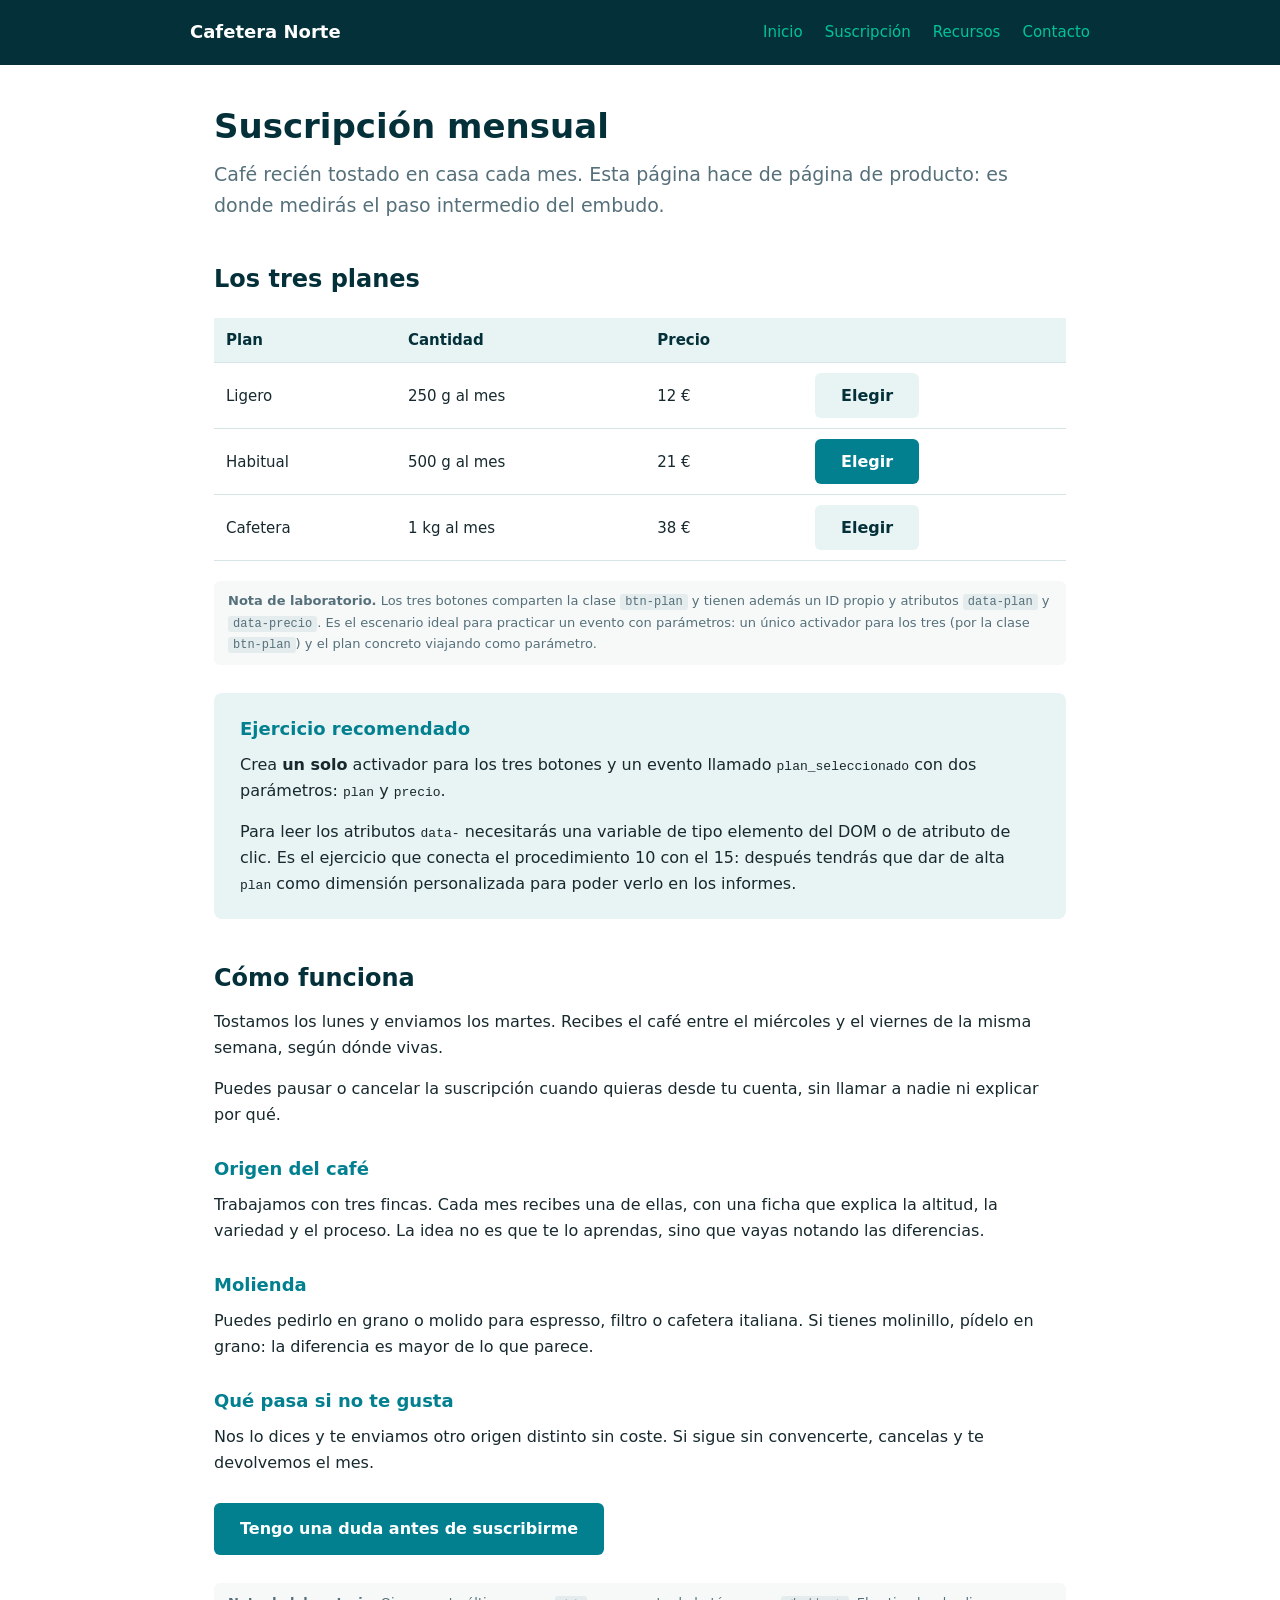
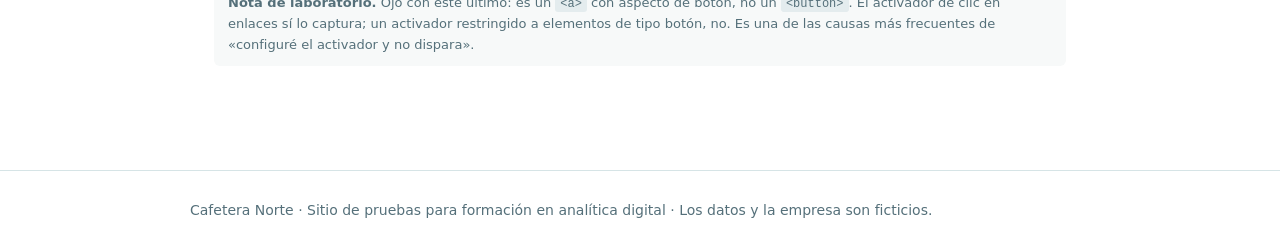
<file: servicio.html>
<!DOCTYPE html>
<html lang="es">
<head>
<meta charset="utf-8">
<meta name="viewport" content="width=device-width, initial-scale=1">
<title>Cafetera Norte · Suscripción</title>
<link rel="stylesheet" href="styles.css">

<!-- Google Tag Manager -->
<script>(function(w,d,s,l,i){w[l]=w[l]||[];w[l].push({'gtm.start':
new Date().getTime(),event:'gtm.js'});var f=d.getElementsByTagName(s)[0],
j=d.createElement(s),dl=l!='dataLayer'?'&l='+l:'';j.async=true;j.src=
'https://www.googletagmanager.com/gtm.js?id='+i+dl;f.parentNode.insertBefore(j,f);
})(window,document,'script','dataLayer','GTM-TGZFRWVF');</script>
<!-- End Google Tag Manager -->

</head>
<body>

<!-- Google Tag Manager (noscript) -->
<noscript><iframe src="https://www.googletagmanager.com/ns.html?id=GTM-TGZFRWVF"
height="0" width="0" style="display:none;visibility:hidden"></iframe></noscript>
<!-- End Google Tag Manager (noscript) -->

<header>
  <nav>
    <a class="logo" href="index.html">Cafetera Norte</a>
    <a href="index.html">Inicio</a>
    <a href="servicio.html">Suscripción</a>
    <a href="recursos.html">Recursos</a>
    <a href="contacto.html">Contacto</a>
  </nav>
</header>

<main>
  <h1>Suscripción mensual</h1>
  <p class="lead">Café recién tostado en casa cada mes. Esta página hace de página de producto: es donde medirás el paso intermedio del embudo.</p>

  <h2>Los tres planes</h2>

  <table>
    <thead>
      <tr><th>Plan</th><th>Cantidad</th><th>Precio</th><th></th></tr>
    </thead>
    <tbody>
      <tr>
        <td>Ligero</td><td>250 g al mes</td><td>12 €</td>
        <td><button class="btn btn-secundario btn-plan" id="btn-plan-ligero" data-plan="ligero" data-precio="12">Elegir</button></td>
      </tr>
      <tr>
        <td>Habitual</td><td>500 g al mes</td><td>21 €</td>
        <td><button class="btn btn-primario btn-plan" id="btn-plan-habitual" data-plan="habitual" data-precio="21">Elegir</button></td>
      </tr>
      <tr>
        <td>Cafetera</td><td>1 kg al mes</td><td>38 €</td>
        <td><button class="btn btn-secundario btn-plan" id="btn-plan-cafetera" data-plan="cafetera" data-precio="38">Elegir</button></td>
      </tr>
    </tbody>
  </table>

  <div id="plan-elegido" style="display:none" class="exito"></div>

  <p class="nota-lab">
    <strong>Nota de laboratorio.</strong> Los tres botones comparten la clase <code>btn-plan</code> y
    tienen además un ID propio y atributos <code>data-plan</code> y <code>data-precio</code>.
    Es el escenario ideal para practicar un evento con parámetros: un único activador para los tres
    (por la clase <code>btn-plan</code>) y el plan concreto viajando como parámetro.
  </p>

  <div class="caja">
    <h3 style="margin-top:0">Ejercicio recomendado</h3>
    <p>Crea <strong>un solo</strong> activador para los tres botones y un evento llamado <code>plan_seleccionado</code>
      con dos parámetros: <code>plan</code> y <code>precio</code>.</p>
    <p style="margin-bottom:0">Para leer los atributos <code>data-</code> necesitarás una variable de tipo
      elemento del DOM o de atributo de clic. Es el ejercicio que conecta el procedimiento 10 con el 15:
      después tendrás que dar de alta <code>plan</code> como dimensión personalizada para poder verlo en los informes.</p>
  </div>

  <h2>Cómo funciona</h2>
  <p>Tostamos los lunes y enviamos los martes. Recibes el café entre el miércoles y el viernes de la misma semana, según dónde vivas.</p>
  <p>Puedes pausar o cancelar la suscripción cuando quieras desde tu cuenta, sin llamar a nadie ni explicar por qué.</p>

  <h3>Origen del café</h3>
  <p>Trabajamos con tres fincas. Cada mes recibes una de ellas, con una ficha que explica la altitud, la variedad y el proceso. La idea no es que te lo aprendas, sino que vayas notando las diferencias.</p>

  <h3>Molienda</h3>
  <p>Puedes pedirlo en grano o molido para espresso, filtro o cafetera italiana. Si tienes molinillo, pídelo en grano: la diferencia es mayor de lo que parece.</p>

  <h3>Qué pasa si no te gusta</h3>
  <p>Nos lo dices y te enviamos otro origen distinto sin coste. Si sigue sin convencerte, cancelas y te devolvemos el mes.</p>

  <div class="acciones">
    <a href="contacto.html" class="btn btn-primario" id="btn-cta-contacto">Tengo una duda antes de suscribirme</a>
  </div>

  <p class="nota-lab">
    <strong>Nota de laboratorio.</strong> Ojo con este último: es un <code>&lt;a&gt;</code> con aspecto de botón,
    no un <code>&lt;button&gt;</code>. El activador de clic en enlaces sí lo captura; un activador restringido a
    elementos de tipo botón, no. Es una de las causas más frecuentes de «configuré el activador y no dispara».
  </p>
</main>

<footer>
  <div>Cafetera Norte · Sitio de pruebas para formación en analítica digital · Los datos y la empresa son ficticios.</div>
</footer>

<script>
  document.querySelectorAll('.btn-plan').forEach(function (b) {
    b.addEventListener('click', function () {
      var caja = document.getElementById('plan-elegido');
      caja.textContent = 'Has elegido el plan ' + b.dataset.plan + ' · ' + b.dataset.precio + ' € al mes.';
      caja.style.display = 'block';
    });
  });
</script>

</body>
</html>
</file>
<file: styles.css>
:root {
  --dark: #04303a;
  --primary: #028090;
  --accent: #02c39a;
  --tint: #e8f3f3;
  --text: #17292e;
  --muted: #55707a;
  --border: #d6e4e6;
}

* { box-sizing: border-box; }

body {
  margin: 0;
  font-family: system-ui, -apple-system, "Segoe UI", Roboto, Helvetica, Arial, sans-serif;
  color: var(--text);
  line-height: 1.6;
  background: #fff;
}

header {
  background: var(--dark);
  padding: 18px 24px;
}

nav {
  max-width: 900px;
  margin: 0 auto;
  display: flex;
  align-items: center;
  gap: 22px;
  flex-wrap: wrap;
}

.logo {
  color: #fff;
  font-weight: 700;
  font-size: 18px;
  text-decoration: none;
  margin-right: auto;
}

nav a {
  color: var(--accent);
  text-decoration: none;
  font-size: 15px;
}

nav a:hover { text-decoration: underline; }

main {
  max-width: 900px;
  margin: 0 auto;
  padding: 40px 24px 80px;
}

h1 { font-size: 34px; line-height: 1.25; margin: 0 0 12px; color: var(--dark); }
h2 { font-size: 24px; margin: 40px 0 12px; color: var(--dark); }
h3 { font-size: 18px; margin: 28px 0 8px; color: var(--primary); }
p  { margin: 0 0 16px; }

.lead { font-size: 19px; color: var(--muted); margin-bottom: 32px; }

.btn {
  display: inline-block;
  padding: 13px 26px;
  border-radius: 6px;
  border: none;
  font-size: 16px;
  font-weight: 600;
  cursor: pointer;
  text-decoration: none;
  font-family: inherit;
}

.btn-primario   { background: var(--primary); color: #fff; }
.btn-primario:hover { background: #016c7a; }
.btn-secundario { background: var(--tint); color: var(--dark); }
.btn-secundario:hover { background: #d6e8e8; }

.acciones { display: flex; gap: 14px; flex-wrap: wrap; margin: 28px 0; }

.caja {
  background: var(--tint);
  border-radius: 8px;
  padding: 22px 26px;
  margin: 28px 0;
}

.caja-aviso {
  background: #fdeee6;
  border-radius: 8px;
  padding: 22px 26px;
  margin: 28px 0;
}

.nota-lab {
  font-size: 13px;
  color: var(--muted);
  background: #f7f9f9;
  border-radius: 6px;
  padding: 10px 14px;
  margin: 10px 0 24px;
}

.nota-lab code {
  background: #e4ecee;
  padding: 1px 5px;
  border-radius: 3px;
  font-size: 12px;
}

form { margin: 20px 0 8px; }

label {
  display: block;
  font-size: 14px;
  font-weight: 600;
  margin: 14px 0 5px;
}

input[type="text"], input[type="email"], input[type="search"], textarea, select {
  width: 100%;
  max-width: 440px;
  padding: 10px 12px;
  border: 1px solid var(--border);
  border-radius: 5px;
  font-size: 15px;
  font-family: inherit;
}

textarea { min-height: 110px; resize: vertical; }

.buscador { display: flex; gap: 10px; align-items: flex-end; flex-wrap: wrap; }
.buscador input { max-width: 300px; }

table { border-collapse: collapse; width: 100%; margin: 20px 0; font-size: 15px; }
th, td { text-align: left; padding: 10px 12px; border-bottom: 1px solid var(--border); }
th { background: var(--tint); color: var(--dark); }

.video-wrap { position: relative; padding-bottom: 56.25%; height: 0; margin: 24px 0; }
.video-wrap iframe { position: absolute; inset: 0; width: 100%; height: 100%; border: 0; border-radius: 8px; }

footer {
  border-top: 1px solid var(--border);
  padding: 28px 24px;
  font-size: 14px;
  color: var(--muted);
}

footer div { max-width: 900px; margin: 0 auto; }

.exito {
  background: var(--accent);
  color: var(--dark);
  border-radius: 8px;
  padding: 26px 30px;
  margin: 24px 0;
  font-size: 18px;
  font-weight: 600;
}
</file>
